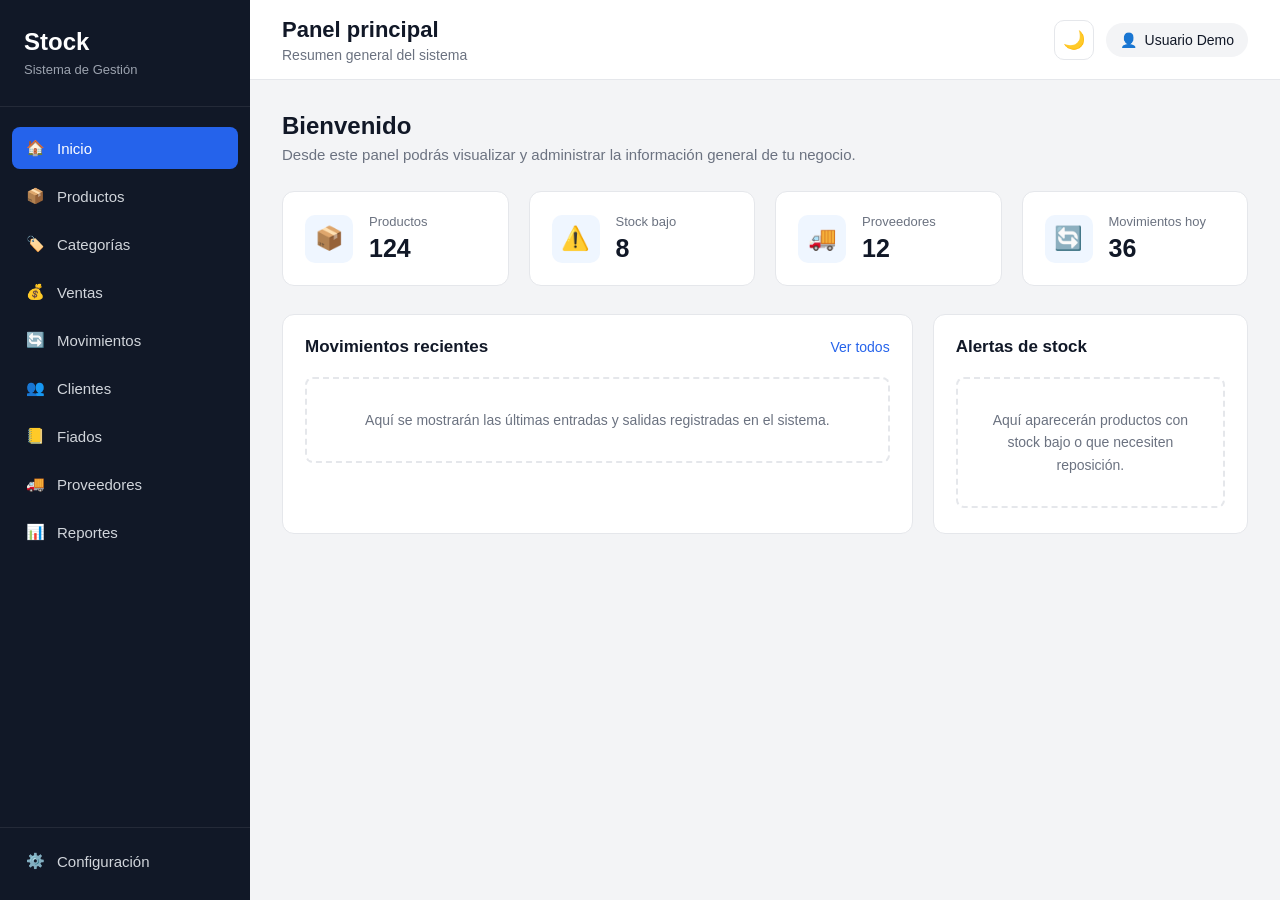
<file: index.html>
<!DOCTYPE html>
<html lang="es">
<head>
    <meta charset="UTF-8">
    <meta name="viewport" content="width=device-width, initial-scale=1.0">

    <title>Sistema de Stock | Demo</title>

    <link rel="stylesheet" href="css/styles.css">
</head>

<body>

    <div class="app">

        <!-- MENÚ LATERAL -->
        <aside class="sidebar">

            <div class="sidebar-logo">
                <h2>Stock</h2>
                <span>Sistema de Gestión</span>
            </div>

            <nav class="sidebar-menu">

                <a href="#" class="menu-item active">
                    <span>🏠</span>
                    Inicio
                </a>

                <a href="pages/productos.html" class="menu-item">
                    <span>📦</span>
                    Productos
                </a>

                <a href="pages/categorias.html" class="menu-item">
                    <span>🏷️</span>
                    Categorías
                </a>

                <a href="pages/ventas.html" class="menu-item">
                    <span>💰</span>
                    Ventas
                </a>

                <a href="pages/movimientos.html" class="menu-item">
                    <span>🔄</span>
                    Movimientos
                </a>

                <a href="pages/clientes.html" class="menu-item">
                    <span>👥</span>
                    Clientes
                </a>

                <a href="pages/fiados.html" class="menu-item">
                    <span>📒</span>
                    Fiados
                </a>

                <a href="pages/proveedores.html" class="menu-item">
                    <span>🚚</span>
                    Proveedores
                </a>

                <a href="pages/reportes.html" class="menu-item">
                    <span>📊</span>
                    Reportes
                </a>

            </nav>

            <div class="sidebar-footer">

                <a href="pages/configuracion.html" class="menu-item">
                    <span>⚙️</span>
                    Configuración
                </a>

            </div>

        </aside>


        <!-- CONTENIDO PRINCIPAL -->
        <main class="main-content">

            <!-- HEADER -->
            <header class="topbar">

                <div>
                    <h1>Panel principal</h1>
                    <p>Resumen general del sistema</p>
                </div>
                
                <div class="topbar-actions">

                <button id="theme-toggle" class="theme-toggle" title="Cambiar tema">
                    🌙
                </button>

                <div class="demo-user">
                    <span>👤</span>
                    Usuario Demo
                </div>

                </div>


            </header>


            <!-- DASHBOARD -->
            <section class="dashboard">

                <div class="welcome">
                    <h2>Bienvenido</h2>
                    <p>
                        Desde este panel podrás visualizar y administrar
                        la información general de tu negocio.
                    </p>
                </div>


                <!-- TARJETAS -->
                <div class="stats">

                    <div class="stat-card">
                        <span class="stat-icon">📦</span>

                        <div>
                            <p>Productos</p>
                            <h3>124</h3>
                        </div>
                    </div>


                    <div class="stat-card">
                        <span class="stat-icon">⚠️</span>

                        <div>
                            <p>Stock bajo</p>
                            <h3>8</h3>
                        </div>
                    </div>


                    <div class="stat-card">
                        <span class="stat-icon">🚚</span>

                        <div>
                            <p>Proveedores</p>
                            <h3>12</h3>
                        </div>
                    </div>


                    <div class="stat-card">
                        <span class="stat-icon">🔄</span>

                        <div>
                            <p>Movimientos hoy</p>
                            <h3>36</h3>
                        </div>
                    </div>

                </div>


                <!-- CONTENIDO INFERIOR -->
                <div class="dashboard-grid">

                    <div class="panel">

                        <div class="panel-header">
                            <h3>Movimientos recientes</h3>
                            <button>Ver todos</button>
                        </div>

                        <p class="placeholder">
                            Aquí se mostrarán las últimas entradas y salidas
                            registradas en el sistema.
                        </p>

                    </div>


                    <div class="panel">

                        <div class="panel-header">
                            <h3>Alertas de stock</h3>
                        </div>

                        <p class="placeholder">
                            Aquí aparecerán productos con stock bajo
                            o que necesiten reposición.
                        </p>

                    </div>

                </div>

            </section>

        </main>

    </div>

    <script src="js/app.js"></script>

</body>
</html>
</file>
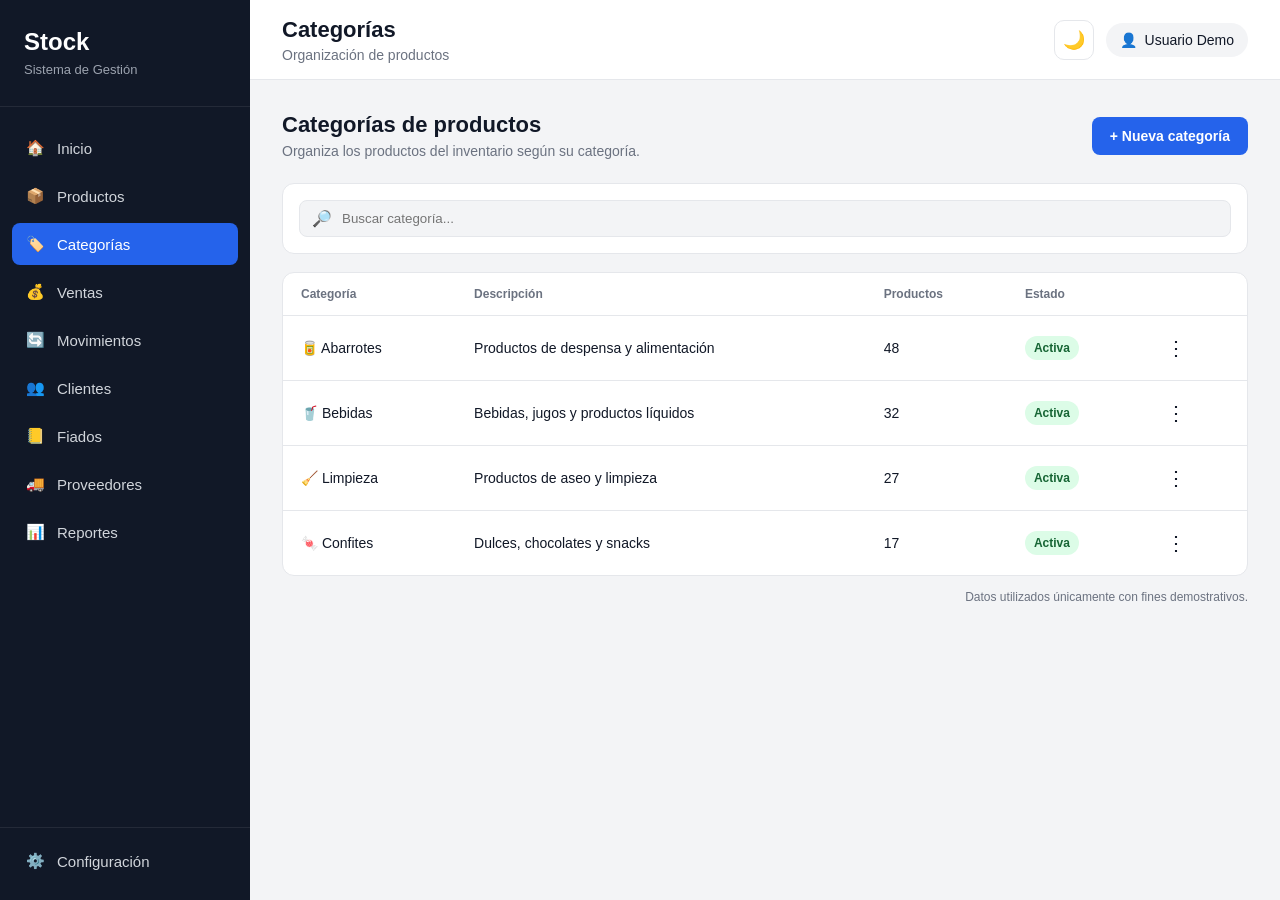
<file: pages/categorias.html>
<!DOCTYPE html>
<html lang="es">
<head>
    <meta charset="UTF-8">
    <meta name="viewport" content="width=device-width, initial-scale=1.0">

    <title>Categorías | Sistema de Stock</title>

    <link rel="stylesheet" href="../css/styles.css">
</head>

<body>

<div class="app">

    <aside class="sidebar">

        <div class="sidebar-logo">
            <h2>Stock</h2>
            <span>Sistema de Gestión</span>
        </div>

        <nav class="sidebar-menu">

            <a href="../index.html" class="menu-item">
                <span>🏠</span>
                Inicio
            </a>

            <a href="productos.html" class="menu-item">
                <span>📦</span>
                Productos
            </a>

            <a href="categorias.html" class="menu-item active">
                <span>🏷️</span>
                Categorías
            </a>

            <a href="ventas.html" class="menu-item">
                <span>💰</span>
                Ventas
            </a>

            <a href="movimientos.html" class="menu-item">
                <span>🔄</span>
                Movimientos
            </a>

            <a href="clientes.html" class="menu-item">
                <span>👥</span>
                Clientes
            </a>

            <a href="fiados.html" class="menu-item">
                <span>📒</span>
                Fiados
            </a>

            <a href="proveedores.html" class="menu-item">
                <span>🚚</span>
                Proveedores
            </a>

            <a href="reportes.html" class="menu-item">
                <span>📊</span>
                Reportes
            </a>

        </nav>

        <div class="sidebar-footer">

            <a href="configuracion.html" class="menu-item">
                <span>⚙️</span>
                Configuración
            </a>

        </div>

    </aside>


    <main class="main-content">

        <header class="topbar">

            <div>
                <h1>Categorías</h1>
                <p>Organización de productos</p>
            </div>

            <div class="topbar-actions">

                <button id="theme-toggle"
                        class="theme-toggle"
                        title="Cambiar tema">
                    🌙
                </button>

                <div class="demo-user">
                    <span>👤</span>
                    Usuario Demo
                </div>

            </div>

        </header>


        <section class="page-content">

            <div class="page-header">

                <div>
                    <h2>Categorías de productos</h2>
                    <p>
                        Organiza los productos del inventario
                        según su categoría.
                    </p>
                </div>

                <button class="primary-button">
                    + Nueva categoría
                </button>

            </div>


            <div class="toolbar">

                <div class="search-box">
                    <span>🔎</span>

                    <input
                        type="text"
                        placeholder="Buscar categoría..."
                    >
                </div>

            </div>


            <div class="table-container">

                <table class="data-table">

                    <thead>
                        <tr>
                            <th>Categoría</th>
                            <th>Descripción</th>
                            <th>Productos</th>
                            <th>Estado</th>
                            <th></th>
                        </tr>
                    </thead>

                    <tbody>

                        <tr>
                            <td>🥫 Abarrotes</td>
                            <td>Productos de despensa y alimentación</td>
                            <td>48</td>

                            <td>
                                <span class="status normal">
                                    Activa
                                </span>
                            </td>

                            <td>
                                <button class="table-action">⋮</button>
                            </td>
                        </tr>


                        <tr>
                            <td>🥤 Bebidas</td>
                            <td>Bebidas, jugos y productos líquidos</td>
                            <td>32</td>

                            <td>
                                <span class="status normal">
                                    Activa
                                </span>
                            </td>

                            <td>
                                <button class="table-action">⋮</button>
                            </td>
                        </tr>


                        <tr>
                            <td>🧹 Limpieza</td>
                            <td>Productos de aseo y limpieza</td>
                            <td>27</td>

                            <td>
                                <span class="status normal">
                                    Activa
                                </span>
                            </td>

                            <td>
                                <button class="table-action">⋮</button>
                            </td>
                        </tr>


                        <tr>
                            <td>🍬 Confites</td>
                            <td>Dulces, chocolates y snacks</td>
                            <td>17</td>

                            <td>
                                <span class="status normal">
                                    Activa
                                </span>
                            </td>

                            <td>
                                <button class="table-action">⋮</button>
                            </td>
                        </tr>

                    </tbody>

                </table>

            </div>


            <p class="demo-note">
                Datos utilizados únicamente con fines demostrativos.
            </p>

        </section>

    </main>

</div>

<script src="../js/app.js"></script>

</body>
</html>
</file>
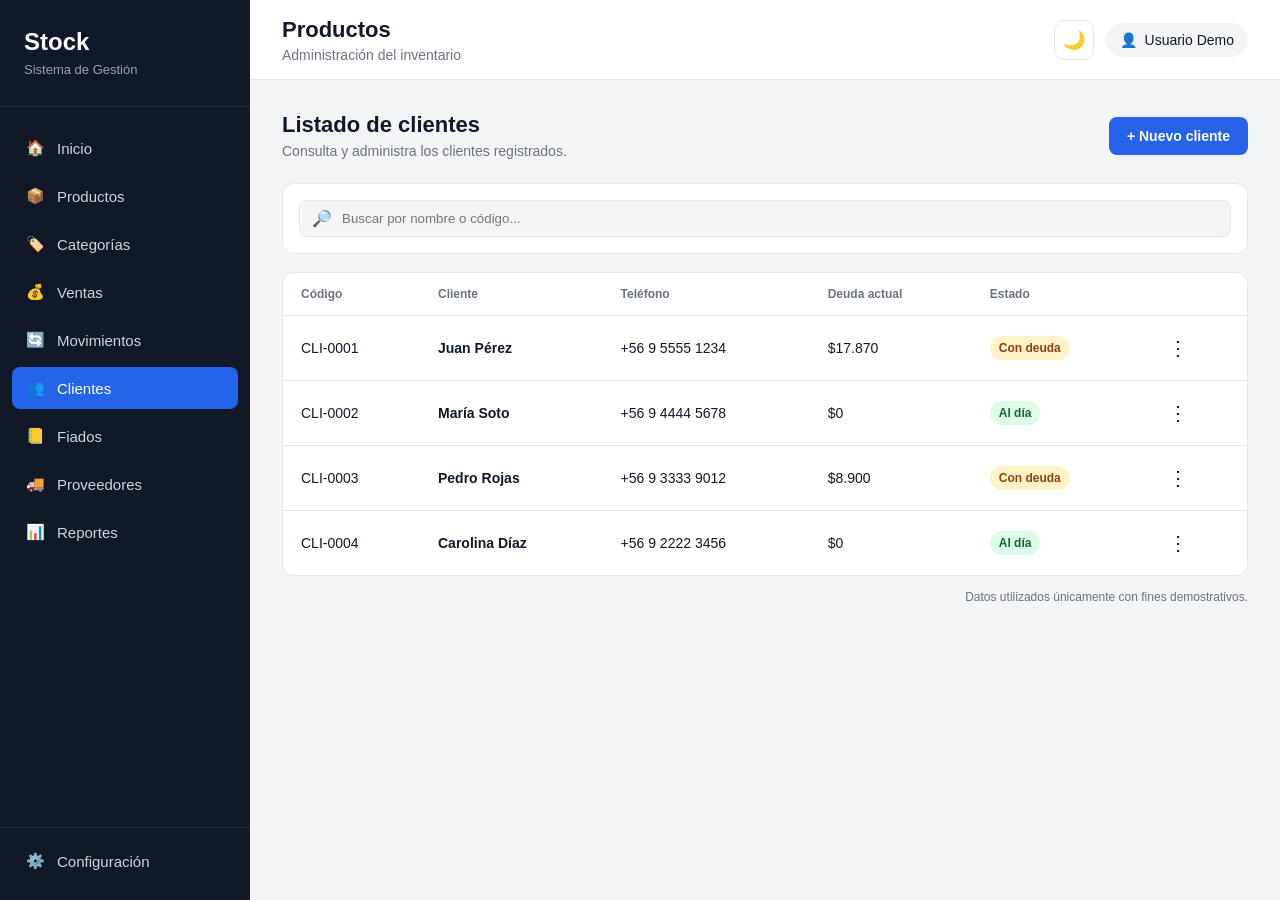
<file: pages/clientes.html>
<!DOCTYPE html>
<html lang="es">
<head>
    <meta charset="UTF-8">
    <meta name="viewport" content="width=device-width, initial-scale=1.0">

    <title>Clientes | Sistema de Stock</title>

    <link rel="stylesheet" href="../css/styles.css">
</head>

<body>

<div class="app">

    <aside class="sidebar">

        <div class="sidebar-logo">
            <h2>Stock</h2>
            <span>Sistema de Gestión</span>
        </div>

        <nav class="sidebar-menu">

            <a href="../index.html" class="menu-item">
                <span>🏠</span>
                Inicio
            </a>

            <a href="productos.html" class="menu-item">
                <span>📦</span>
                Productos
            </a>

            <a href="categorias.html" class="menu-item">
                <span>🏷️</span>
                Categorías
            </a>

            <a href="ventas.html" class="menu-item">
                <span>💰</span>
                Ventas
            </a>

            <a href="movimientos.html" class="menu-item">
                <span>🔄</span>
                Movimientos
            </a>

            <a href="clientes.html" class="menu-item active">
                <span>👥</span>
                Clientes
            </a>

            <a href="fiados.html" class="menu-item">
                <span>📒</span>
                Fiados
            </a>

            <a href="proveedores.html" class="menu-item">
                <span>🚚</span>
                Proveedores
            </a>

            <a href="reportes.html" class="menu-item">
                <span>📊</span>
                Reportes
            </a>

        </nav>

        <div class="sidebar-footer">

            <a href="configuracion.html" class="menu-item">
                <span>⚙️</span>
                Configuración
            </a>

        </div>

    </aside>


    <main class="main-content">

        <header class="topbar">

            <div>
                <h1>Productos</h1>
                <p>Administración del inventario</p>
            </div>

            <div class="topbar-actions">

                <button id="theme-toggle"
                        class="theme-toggle"
                        title="Cambiar tema">
                    🌙
                </button>

                <div class="demo-user">
                    <span>👤</span>
                    Usuario Demo
                </div>

            </div>

        </header>


        <section class="page-content">

            <div class="page-header">

                <div>
                    <h2>Listado de clientes</h2>
                    <p>
                        Consulta y administra los clientes registrados.
                    </p>
                </div>

                <button class="primary-button">
                    + Nuevo cliente
                </button>

            </div>


            <!-- BÚSQUEDA -->

            <div class="toolbar">

                <div class="search-box">

                    <span>🔎</span>

                    <input
                        type="text"
                        placeholder="Buscar por nombre o código..."
                    >

                </div>

            </div>


            <!-- TABLA -->

            <div class="table-container">

                <table class="data-table">

                    <thead>

                        <tr>
                            <th>Código</th>
                            <th>Cliente</th>
                            <th>Teléfono</th>
                            <th>Deuda actual</th>
                            <th>Estado</th>
                            <th></th>
                        </tr>

                    </thead>


                    <tbody>

                        <tr>

                            <td>CLI-0001</td>

                            <td>
                                <strong>Juan Pérez</strong>
                            </td>

                            <td>+56 9 5555 1234</td>

                            <td>$17.870</td>

                            <td>
                                <span class="status warning">
                                    Con deuda
                                </span>
                            </td>

                            <td>
                                <button class="table-action">⋮</button>
                            </td>

                        </tr>


                        <tr>

                            <td>CLI-0002</td>

                            <td>
                                <strong>María Soto</strong>
                            </td>

                            <td>+56 9 4444 5678</td>

                            <td>$0</td>

                            <td>
                                <span class="status normal">
                                    Al día
                                </span>
                            </td>

                            <td>
                                <button class="table-action">⋮</button>
                            </td>

                        </tr>


                        <tr>

                            <td>CLI-0003</td>

                            <td>
                                <strong>Pedro Rojas</strong>
                            </td>

                            <td>+56 9 3333 9012</td>

                            <td>$8.900</td>

                            <td>
                                <span class="status warning">
                                    Con deuda
                                </span>
                            </td>

                            <td>
                                <button class="table-action">⋮</button>
                            </td>

                        </tr>


                        <tr>

                            <td>CLI-0004</td>

                            <td>
                                <strong>Carolina Díaz</strong>
                            </td>

                            <td>+56 9 2222 3456</td>

                            <td>$0</td>

                            <td>
                                <span class="status normal">
                                    Al día
                                </span>
                            </td>

                            <td>
                                <button class="table-action">⋮</button>
                            </td>

                        </tr>

                    </tbody>

                </table>

            </div>


            <p class="demo-note">
                Datos utilizados únicamente con fines demostrativos.
            </p>

        </section>

    </main>

</div>

<script src="../js/app.js"></script>

</body>
</html>
</file>
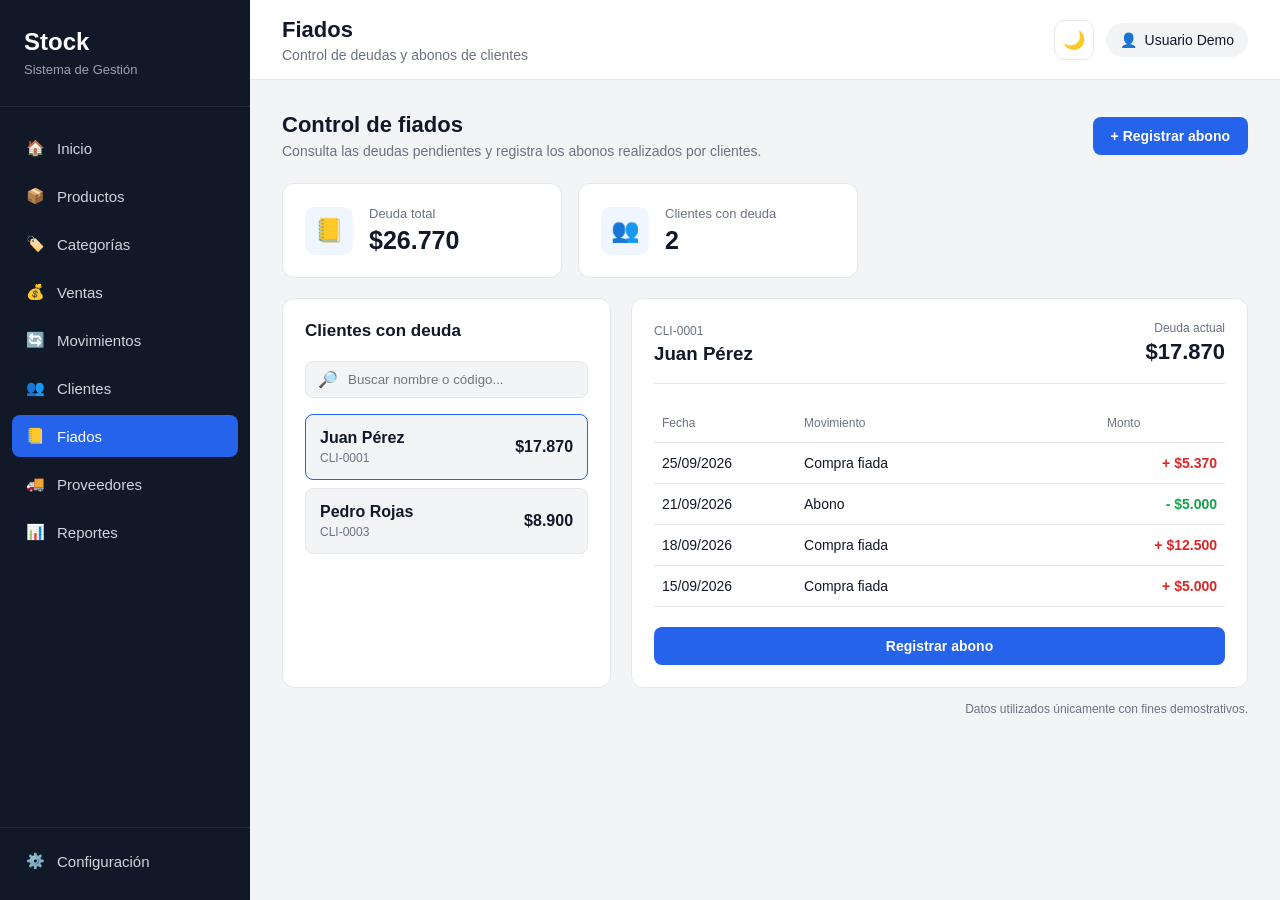
<file: pages/fiados.html>
<!DOCTYPE html>
<html lang="es">
<head>
    <meta charset="UTF-8">
    <meta name="viewport" content="width=device-width, initial-scale=1.0">

    <title>Fiados | Sistema de Stock</title>

    <link rel="stylesheet" href="../css/styles.css">
</head>

<body>

<div class="app">

    <aside class="sidebar">

        <div class="sidebar-logo">
            <h2>Stock</h2>
            <span>Sistema de Gestión</span>
        </div>

        <nav class="sidebar-menu">

            <a href="../index.html" class="menu-item">
                <span>🏠</span>
                Inicio
            </a>

            <a href="productos.html" class="menu-item">
                <span>📦</span>
                Productos
            </a>

            <a href="categorias.html" class="menu-item">
                <span>🏷️</span>
                Categorías
            </a>

            <a href="ventas.html" class="menu-item">
                <span>💰</span>
                Ventas
            </a>

            <a href="movimientos.html" class="menu-item">
                <span>🔄</span>
                Movimientos
            </a>

            <a href="clientes.html" class="menu-item">
                <span>👥</span>
                Clientes
            </a>
            
            <a href="fiados.html" class="menu-item active">
                <span>📒</span>
                Fiados
            </a>

            <a href="proveedores.html" class="menu-item">
                <span>🚚</span>
                Proveedores
            </a>

            <a href="reportes.html" class="menu-item">
                <span>📊</span>
                Reportes
            </a>

        </nav>

        <div class="sidebar-footer">

            <a href="configuracion.html" class="menu-item">
                <span>⚙️</span>
                Configuración
            </a>

        </div>

    </aside>


    <main class="main-content">

        <header class="topbar">

        <div>
            <h1>Fiados</h1>
            <p>Control de deudas y abonos de clientes</p>
        </div>

            <div class="topbar-actions">

                <button id="theme-toggle"
                        class="theme-toggle"
                        title="Cambiar tema">
                    🌙
                </button>

                <div class="demo-user">
                    <span>👤</span>
                    Usuario Demo
                </div>

            </div>

        </header>


        <section class="page-content">

            <div class="page-header">

                <div>
                    <h2>Control de fiados</h2>
                    <p>
                        Consulta las deudas pendientes y registra
                        los abonos realizados por clientes.
                    </p>
                </div>

                <button class="primary-button">
                    + Registrar abono
                </button>

            </div>


            <div class="debt-summary">

                <div class="stat-card">
                    <span class="stat-icon">📒</span>

                    <div>
                        <p>Deuda total</p>
                        <h3>$26.770</h3>
                    </div>
                </div>


                <div class="stat-card">
                    <span class="stat-icon">👥</span>

                    <div>
                        <p>Clientes con deuda</p>
                        <h3>2</h3>
                    </div>
                </div>

            </div>


            <div class="fiado-layout">


                <!-- CLIENTES CON DEUDA -->

                <div class="panel">

                    <div class="panel-header">
                        <h3>Clientes con deuda</h3>
                    </div>


                    <div class="search-box fiado-search">

                        <span>🔎</span>

                        <input
                            type="text"
                            placeholder="Buscar nombre o código..."
                        >

                    </div>


                    <div class="debt-client active-client">

                        <div>
                            <strong>Juan Pérez</strong>
                            <span>CLI-0001</span>
                        </div>

                        <strong>$17.870</strong>

                    </div>


                    <div class="debt-client">

                        <div>
                            <strong>Pedro Rojas</strong>
                            <span>CLI-0003</span>
                        </div>

                        <strong>$8.900</strong>

                    </div>

                </div>


                <!-- DETALLE -->

                <div class="panel">

                    <div class="client-debt-header">

                        <div>
                            <span class="client-code">
                                CLI-0001
                            </span>

                            <h3>Juan Pérez</h3>
                        </div>


                        <div class="current-debt">

                            <span>Deuda actual</span>

                            <strong>$17.870</strong>

                        </div>

                    </div>


                    <div class="debt-history">

                        <div class="history-header">

                            <span>Fecha</span>
                            <span>Movimiento</span>
                            <span>Monto</span>

                        </div>


                        <div class="history-row">

                            <span>25/09/2026</span>

                            <span>
                                Compra fiada
                            </span>

                            <strong class="debt-add">
                                + $5.370
                            </strong>

                        </div>


                        <div class="history-row">

                            <span>21/09/2026</span>

                            <span>
                                Abono
                            </span>

                            <strong class="debt-payment">
                                - $5.000
                            </strong>

                        </div>


                        <div class="history-row">

                            <span>18/09/2026</span>

                            <span>
                                Compra fiada
                            </span>

                            <strong class="debt-add">
                                + $12.500
                            </strong>

                        </div>


                        <div class="history-row">

                            <span>15/09/2026</span>

                            <span>
                                Compra fiada
                            </span>

                            <strong class="debt-add">
                                + $5.000
                            </strong>

                        </div>

                    </div>


                    <button class="primary-button debt-button">
                        Registrar abono
                    </button>

                </div>

            </div>


            <p class="demo-note">
                Datos utilizados únicamente con fines demostrativos.
            </p>

        </section>

    </main>

</div>

<script src="../js/app.js"></script>

</body>
</html>
</file>
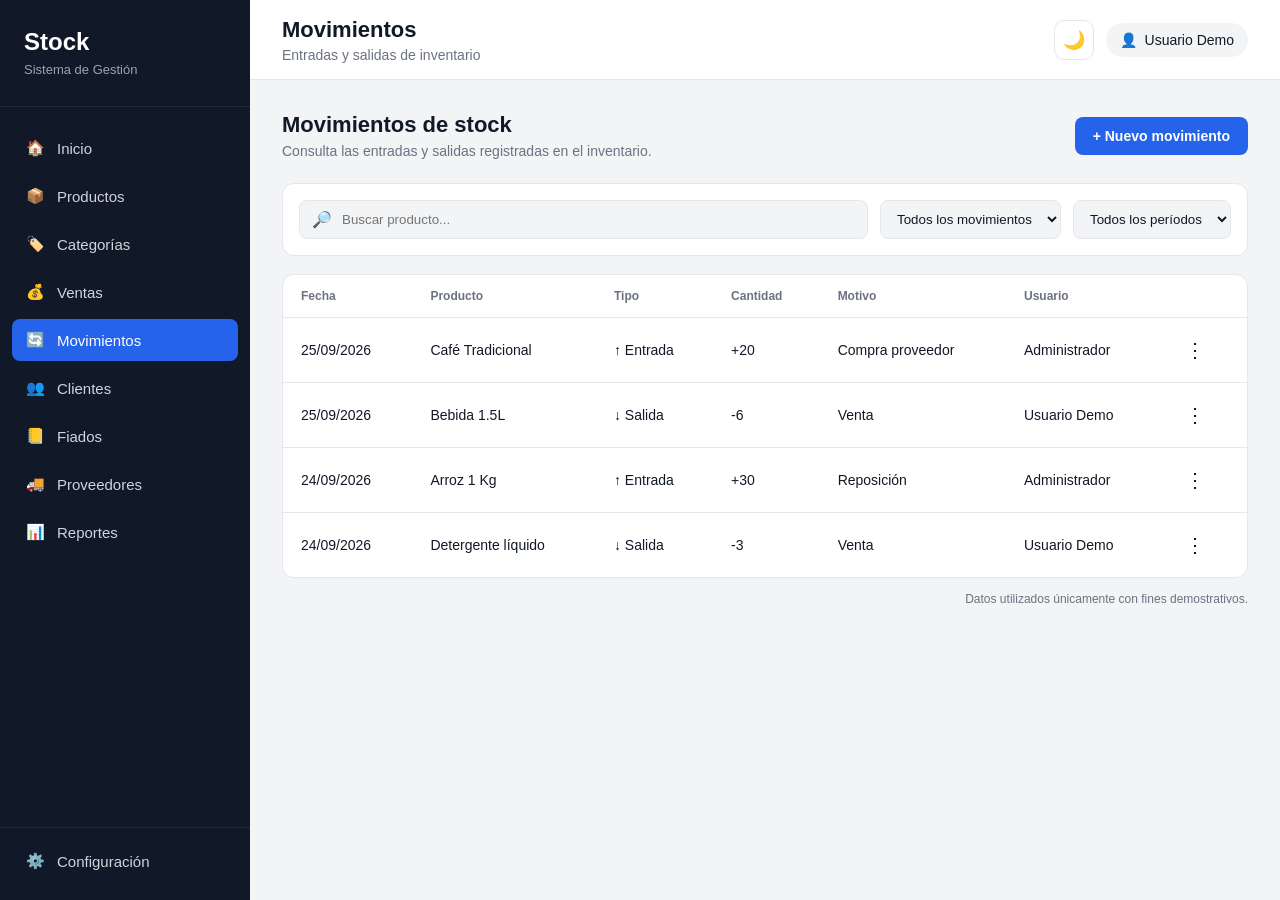
<file: pages/movimientos.html>
<!DOCTYPE html>
<html lang="es">
<head>
    <meta charset="UTF-8">
    <meta name="viewport" content="width=device-width, initial-scale=1.0">

    <title>Movimientos | Sistema de Stock</title>

    <link rel="stylesheet" href="../css/styles.css">
</head>

<body>

<div class="app">

    <aside class="sidebar">

        <div class="sidebar-logo">
            <h2>Stock</h2>
            <span>Sistema de Gestión</span>
        </div>

        <nav class="sidebar-menu">

            <a href="../index.html" class="menu-item">
                <span>🏠</span>
                Inicio
            </a>

            <a href="productos.html" class="menu-item">
                <span>📦</span>
                Productos
            </a>

            <a href="categorias.html" class="menu-item">
                <span>🏷️</span>
                Categorías
            </a>

            <a href="ventas.html" class="menu-item">
                <span>💰</span>
                Ventas
            </a>

            <a href="movimientos.html" class="menu-item active">
                <span>🔄</span>
                Movimientos
            </a>

            <a href="clientes.html" class="menu-item">
                <span>👥</span>
                Clientes
            </a>

            <a href="fiados.html" class="menu-item">
                <span>📒</span>
                Fiados
            </a>
            
            <a href="proveedores.html" class="menu-item">
                <span>🚚</span>
                Proveedores
            </a>

            <a href="reportes.html" class="menu-item">
                <span>📊</span>
                Reportes
            </a>

        </nav>

        <div class="sidebar-footer">

            <a href="configuracion.html" class="menu-item">
                <span>⚙️</span>
                Configuración
            </a>

        </div>

    </aside>


    <main class="main-content">

        <header class="topbar">

            <div>
                <h1>Movimientos</h1>
                <p>Entradas y salidas de inventario</p>
            </div>
                       

            <div class="topbar-actions">

                <button id="theme-toggle"
                        class="theme-toggle"
                        title="Cambiar tema">
                    🌙
                </button>

                <div class="demo-user">
                    <span>👤</span>
                    Usuario Demo
                </div>

            </div>

        </header>

        <section class="page-content">

            <div class="page-header">

                <div>
                    <h2>Movimientos de stock</h2>
                    <p>
                        Consulta las entradas y salidas registradas
                        en el inventario.
                    </p>
                </div>

                <button class="primary-button">
                    + Nuevo movimiento
                </button>

            </div>


            <!-- FILTROS -->

            <div class="toolbar">

                <div class="search-box">
                    <span>🔎</span>

                    <input
                        type="text"
                        placeholder="Buscar producto..."
                    >
                </div>

                <select>
                    <option>Todos los movimientos</option>
                    <option>Entradas</option>
                    <option>Salidas</option>
                </select>

                <select>
                    <option>Todos los períodos</option>
                    <option>Hoy</option>
                    <option>Esta semana</option>
                    <option>Este mes</option>
                </select>

            </div>


            <!-- TABLA -->

            <div class="table-container">

                <table class="data-table">

                    <thead>
                        <tr>
                            <th>Fecha</th>
                            <th>Producto</th>
                            <th>Tipo</th>
                            <th>Cantidad</th>
                            <th>Motivo</th>
                            <th>Usuario</th>
                            <th></th>
                        </tr>
                    </thead>

                    <tbody>

                        <tr>
                            <td>25/09/2026</td>
                            <td>Café Tradicional</td>

                            <td>
                                <span class="movement entrada">
                                    ↑ Entrada
                                </span>
                            </td>

                            <td>+20</td>

                            <td>Compra proveedor</td>

                            <td>Administrador</td>

                            <td>
                                <button class="table-action">⋮</button>
                            </td>
                        </tr>


                        <tr>
                            <td>25/09/2026</td>
                            <td>Bebida 1.5L</td>

                            <td>
                                <span class="movement salida">
                                    ↓ Salida
                                </span>
                            </td>

                            <td>-6</td>

                            <td>Venta</td>

                            <td>Usuario Demo</td>

                            <td>
                                <button class="table-action">⋮</button>
                            </td>
                        </tr>


                        <tr>
                            <td>24/09/2026</td>
                            <td>Arroz 1 Kg</td>

                            <td>
                                <span class="movement entrada">
                                    ↑ Entrada
                                </span>
                            </td>

                            <td>+30</td>

                            <td>Reposición</td>

                            <td>Administrador</td>

                            <td>
                                <button class="table-action">⋮</button>
                            </td>
                        </tr>


                        <tr>
                            <td>24/09/2026</td>
                            <td>Detergente líquido</td>

                            <td>
                                <span class="movement salida">
                                    ↓ Salida
                                </span>
                            </td>

                            <td>-3</td>

                            <td>Venta</td>

                            <td>Usuario Demo</td>

                            <td>
                                <button class="table-action">⋮</button>
                            </td>
                        </tr>

                    </tbody>

                </table>

            </div>


            <p class="demo-note">
                Datos utilizados únicamente con fines demostrativos.
            </p>

        </section>

    </main>

</div>

<script src="../js/app.js"></script>

</body>
</html>
</file>
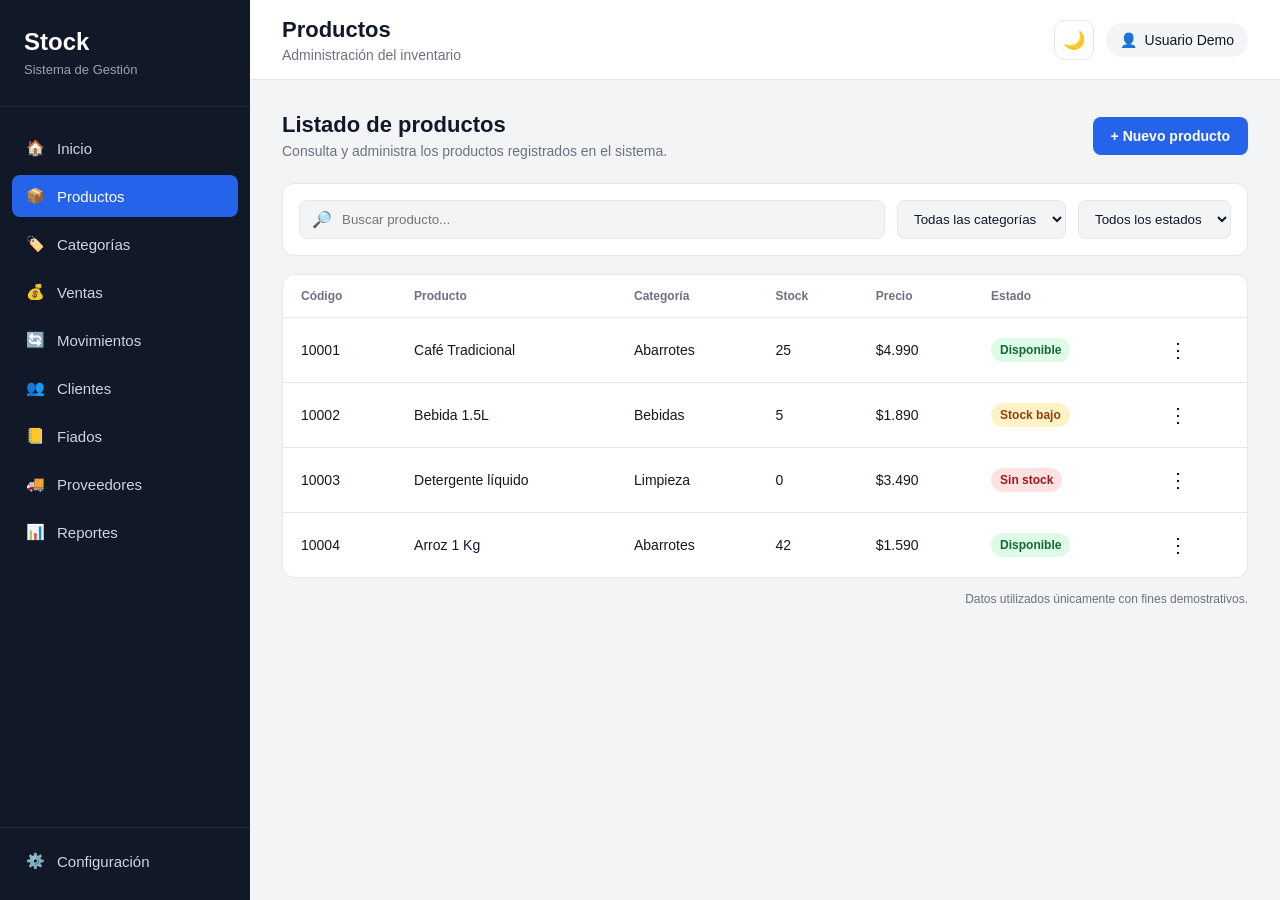
<file: pages/productos.html>
<!DOCTYPE html>
<html lang="es">
<head>
    <meta charset="UTF-8">
    <meta name="viewport" content="width=device-width, initial-scale=1.0">

    <title>Productos | Sistema de Stock</title>

    <link rel="stylesheet" href="../css/styles.css">
</head>

<body>

<div class="app">

    <aside class="sidebar">

        <div class="sidebar-logo">
            <h2>Stock</h2>
            <span>Sistema de Gestión</span>
        </div>

        <nav class="sidebar-menu">

            <a href="../index.html" class="menu-item">
                <span>🏠</span>
                Inicio
            </a>

            <a href="productos.html" class="menu-item active">
                <span>📦</span>
                Productos
            </a>

            <a href="categorias.html" class="menu-item">
                <span>🏷️</span>
                Categorías
            </a>

            <a href="ventas.html" class="menu-item">
                <span>💰</span>
                Ventas
            </a>

            <a href="movimientos.html" class="menu-item">
                <span>🔄</span>
                Movimientos
            </a>

            <a href="clientes.html" class="menu-item">
                <span>👥</span>
                Clientes
            </a> 

            <a href="fiados.html" class="menu-item">
                <span>📒</span>
                Fiados
            </a>
            
            <a href="proveedores.html" class="menu-item">
                <span>🚚</span>
                Proveedores
            </a>

            <a href="reportes.html" class="menu-item">
                <span>📊</span>
                Reportes
            </a>

        </nav>

        <div class="sidebar-footer">

            <a href="configuracion.html" class="menu-item">
                <span>⚙️</span>
                Configuración
            </a>

        </div>

    </aside>


    <main class="main-content">

        <header class="topbar">

            <div>
                <h1>Productos</h1>
                <p>Administración del inventario</p>
            </div>

            <div class="topbar-actions">

                <button id="theme-toggle"
                        class="theme-toggle"
                        title="Cambiar tema">
                    🌙
                </button>

                <div class="demo-user">
                    <span>👤</span>
                    Usuario Demo
                </div>

            </div>

        </header>


        <section class="page-content">

            <div class="page-header">

                <div>
                    <h2>Listado de productos</h2>

                    <p>
                        Consulta y administra los productos
                        registrados en el sistema.
                    </p>
                </div>

                <button class="primary-button">
                    + Nuevo producto
                </button>

            </div>


            <!-- BUSCADOR Y FILTROS -->

            <div class="toolbar">

                <div class="search-box">

                    <span>🔎</span>

                    <input
                        type="text"
                        placeholder="Buscar producto..."
                    >

                </div>

                <select>
                    <option>Todas las categorías</option>
                    <option>Bebidas</option>
                    <option>Abarrotes</option>
                    <option>Limpieza</option>
                </select>

                <select>
                    <option>Todos los estados</option>
                    <option>Stock normal</option>
                    <option>Stock bajo</option>
                    <option>Sin stock</option>
                </select>

            </div>


            <!-- TABLA -->

            <div class="table-container">

                <table class="data-table">

                    <thead>

                        <tr>
                            <th>Código</th>
                            <th>Producto</th>
                            <th>Categoría</th>
                            <th>Stock</th>
                            <th>Precio</th>
                            <th>Estado</th>
                            <th></th>
                        </tr>

                    </thead>

                    <tbody>

                        <tr>
                            <td>10001</td>
                            <td>Café Tradicional</td>
                            <td>Abarrotes</td>
                            <td>25</td>
                            <td>$4.990</td>

                            <td>
                                <span class="status normal">
                                    Disponible
                                </span>
                            </td>

                            <td>
                                <button class="table-action">
                                    ⋮
                                </button>
                            </td>
                        </tr>


                        <tr>
                            <td>10002</td>
                            <td>Bebida 1.5L</td>
                            <td>Bebidas</td>
                            <td>5</td>
                            <td>$1.890</td>

                            <td>
                                <span class="status warning">
                                    Stock bajo
                                </span>
                            </td>

                            <td>
                                <button class="table-action">
                                    ⋮
                                </button>
                            </td>
                        </tr>


                        <tr>
                            <td>10003</td>
                            <td>Detergente líquido</td>
                            <td>Limpieza</td>
                            <td>0</td>
                            <td>$3.490</td>

                            <td>
                                <span class="status danger">
                                    Sin stock
                                </span>
                            </td>

                            <td>
                                <button class="table-action">
                                    ⋮
                                </button>
                            </td>
                        </tr>


                        <tr>
                            <td>10004</td>
                            <td>Arroz 1 Kg</td>
                            <td>Abarrotes</td>
                            <td>42</td>
                            <td>$1.590</td>

                            <td>
                                <span class="status normal">
                                    Disponible
                                </span>
                            </td>

                            <td>
                                <button class="table-action">
                                    ⋮
                                </button>
                            </td>
                        </tr>

                    </tbody>

                </table>

            </div>

            <p class="demo-note">
                Datos utilizados únicamente con fines demostrativos.
            </p>

        </section>

    </main>

</div>

<script src="../js/app.js"></script>

</body>
</html>
</file>
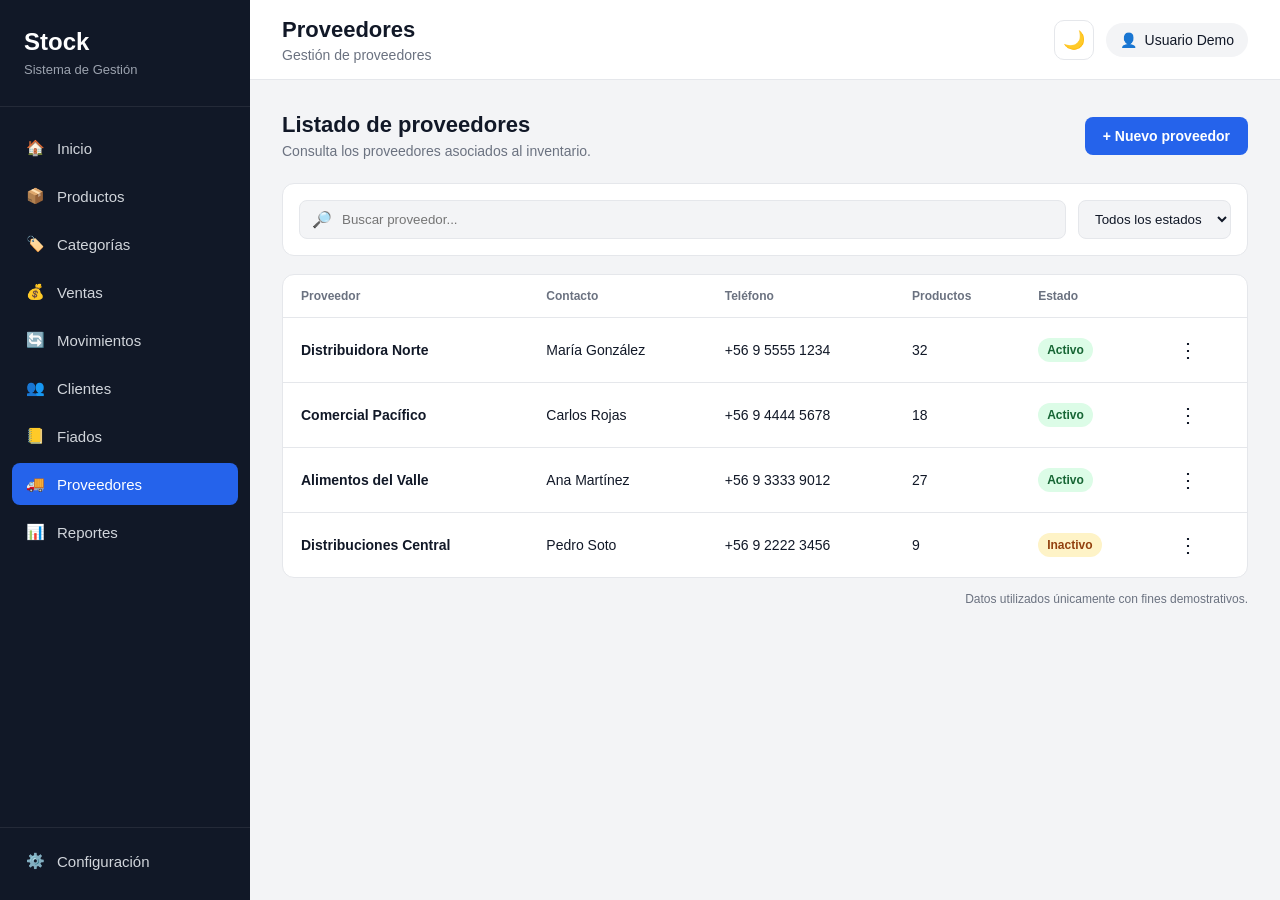
<file: pages/proveedores.html>
<!DOCTYPE html>
<html lang="es">
<head>
    <meta charset="UTF-8">
    <meta name="viewport" content="width=device-width, initial-scale=1.0">

    <title>Proveedores | Sistema de Stock</title>

    <link rel="stylesheet" href="../css/styles.css">
</head>

<body>

<div class="app">

    <aside class="sidebar">

        <div class="sidebar-logo">
            <h2>Stock</h2>
            <span>Sistema de Gestión</span>
        </div>

        <nav class="sidebar-menu">

            <a href="../index.html" class="menu-item">
                <span>🏠</span>
                Inicio
            </a>

            <a href="productos.html" class="menu-item">
                <span>📦</span>
                Productos
            </a>

            <a href="categorias.html" class="menu-item">
                <span>🏷️</span>
                Categorías
            </a>

            <a href="ventas.html" class="menu-item">
                <span>💰</span>
                Ventas
            </a>

            <a href="movimientos.html" class="menu-item">
                <span>🔄</span>
                Movimientos
            </a>

            <a href="clientes.html" class="menu-item">
                <span>👥</span>
                Clientes
            </a>

            <a href="fiados.html" class="menu-item">
                <span>📒</span>
                Fiados
            </a>
            
            <a href="proveedores.html" class="menu-item active">
                <span>🚚</span>
                Proveedores
            </a>

            <a href="reportes.html" class="menu-item">
                <span>📊</span>
                Reportes
            </a>

        </nav>

        <div class="sidebar-footer">

            <a href="configuracion.html" class="menu-item">
                <span>⚙️</span>
                Configuración
            </a>

        </div>

    </aside>


    <main class="main-content">

        <header class="topbar">

            
            <div>
                <h1>Proveedores</h1>
                <p>Gestión de proveedores</p>
            </div>

            <div class="topbar-actions">

                <button id="theme-toggle"
                        class="theme-toggle"
                        title="Cambiar tema">
                    🌙
                </button>

                <div class="demo-user">
                    <span>👤</span>
                    Usuario Demo
                </div>

            </div>

        </header>


        <section class="page-content">

            <div class="page-header">

                <div>
                    <h2>Listado de proveedores</h2>
                    <p>
                        Consulta los proveedores asociados
                        al inventario.
                    </p>
                </div>

                <button class="primary-button">
                    + Nuevo proveedor
                </button>

            </div>


            <!-- BÚSQUEDA -->

            <div class="toolbar">

                <div class="search-box">
                    <span>🔎</span>

                    <input
                        type="text"
                        placeholder="Buscar proveedor..."
                    >
                </div>

                <select>
                    <option>Todos los estados</option>
                    <option>Activos</option>
                    <option>Inactivos</option>
                </select>

            </div>


            <!-- TABLA -->

            <div class="table-container">

                <table class="data-table">

                    <thead>
                        <tr>
                            <th>Proveedor</th>
                            <th>Contacto</th>
                            <th>Teléfono</th>
                            <th>Productos</th>
                            <th>Estado</th>
                            <th></th>
                        </tr>
                    </thead>

                    <tbody>

                        <tr>
                            <td>
                                <strong>Distribuidora Norte</strong>
                            </td>

                            <td>María González</td>

                            <td>+56 9 5555 1234</td>

                            <td>32</td>

                            <td>
                                <span class="status normal">
                                    Activo
                                </span>
                            </td>

                            <td>
                                <button class="table-action">⋮</button>
                            </td>
                        </tr>


                        <tr>
                            <td>
                                <strong>Comercial Pacífico</strong>
                            </td>

                            <td>Carlos Rojas</td>

                            <td>+56 9 4444 5678</td>

                            <td>18</td>

                            <td>
                                <span class="status normal">
                                    Activo
                                </span>
                            </td>

                            <td>
                                <button class="table-action">⋮</button>
                            </td>
                        </tr>


                        <tr>
                            <td>
                                <strong>Alimentos del Valle</strong>
                            </td>

                            <td>Ana Martínez</td>

                            <td>+56 9 3333 9012</td>

                            <td>27</td>

                            <td>
                                <span class="status normal">
                                    Activo
                                </span>
                            </td>

                            <td>
                                <button class="table-action">⋮</button>
                            </td>
                        </tr>


                        <tr>
                            <td>
                                <strong>Distribuciones Central</strong>
                            </td>

                            <td>Pedro Soto</td>

                            <td>+56 9 2222 3456</td>

                            <td>9</td>

                            <td>
                                <span class="status warning">
                                    Inactivo
                                </span>
                            </td>

                            <td>
                                <button class="table-action">⋮</button>
                            </td>
                        </tr>

                    </tbody>

                </table>

            </div>


            <p class="demo-note">
                Datos utilizados únicamente con fines demostrativos.
            </p>

        </section>

    </main>

</div>

<script src="../js/app.js"></script>

</body>
</html>
</file>
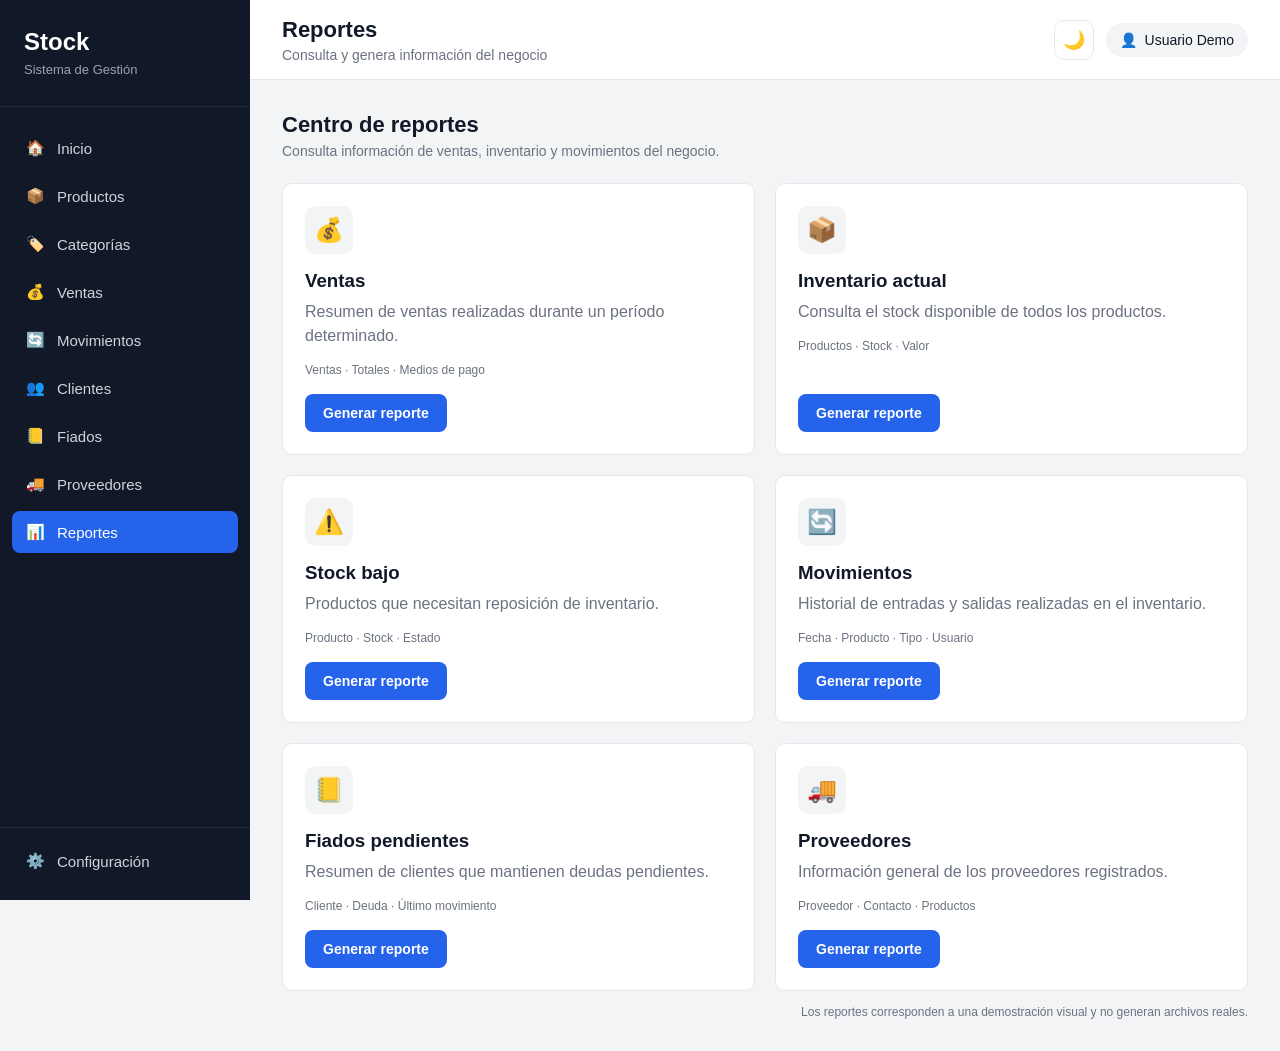
<file: pages/reportes.html>
<!DOCTYPE html>
<html lang="es">
<head>
    <meta charset="UTF-8">
    <meta name="viewport" content="width=device-width, initial-scale=1.0">

    <title>Reportes | Sistema de Stock</title>

    <link rel="stylesheet" href="../css/styles.css">
</head>

<body>

<div class="app">

    <aside class="sidebar">

        <div class="sidebar-logo">
            <h2>Stock</h2>
            <span>Sistema de Gestión</span>
        </div>

        <nav class="sidebar-menu">

            <a href="../index.html" class="menu-item">
                <span>🏠</span>
                Inicio
            </a>

            <a href="productos.html" class="menu-item">
                <span>📦</span>
                Productos
            </a>

            <a href="categorias.html" class="menu-item">
                <span>🏷️</span>
                Categorías
            </a>

            <a href="ventas.html" class="menu-item">
                <span>💰</span>
                Ventas
            </a>

            <a href="movimientos.html" class="menu-item">
                <span>🔄</span>
                Movimientos
            </a>

            <a href="clientes.html" class="menu-item">
                <span>👥</span>
                Clientes
            </a>

            <a href="fiados.html" class="menu-item">
                <span>📒</span>
                Fiados
            </a>

            <a href="proveedores.html" class="menu-item">
                <span>🚚</span>
                Proveedores
            </a>

            <a href="reportes.html" class="menu-item active">
                <span>📊</span>
                Reportes
            </a>

        </nav>

        <div class="sidebar-footer">

            <a href="configuracion.html" class="menu-item">
                <span>⚙️</span>
                Configuración
            </a>

        </div>

    </aside>


    <main class="main-content">

        <header class="topbar">

            <div>
                <h1>Reportes</h1>
                <p>Consulta y genera información del negocio</p>
            </div>

            <div class="topbar-actions">

                <button id="theme-toggle"
                        class="theme-toggle"
                        title="Cambiar tema">
                    🌙
                </button>

                <div class="demo-user">
                    <span>👤</span>
                    Usuario Demo
                </div>

            </div>

        </header>


        <section class="page-content">

            <div class="page-header">

                <div>
                    <h2>Centro de reportes</h2>
                    <p>
                        Consulta información de ventas,
                        inventario y movimientos del negocio.
                    </p>
                </div>

            </div>


            <div class="reports-grid">

                <div class="report-card">

                    <div class="report-icon">💰</div>

                    <div class="report-info">
                        <h3>Ventas</h3>

                        <p>
                            Resumen de ventas realizadas
                            durante un período determinado.
                        </p>

                        <span>
                            Ventas · Totales · Medios de pago
                        </span>
                    </div>

                    <button class="primary-button">
                        Generar reporte
                    </button>

                </div>


                <div class="report-card">

                    <div class="report-icon">📦</div>

                    <div class="report-info">
                        <h3>Inventario actual</h3>

                        <p>
                            Consulta el stock disponible
                            de todos los productos.
                        </p>

                        <span>
                            Productos · Stock · Valor
                        </span>
                    </div>

                    <button class="primary-button">
                        Generar reporte
                    </button>

                </div>


                <div class="report-card">

                    <div class="report-icon">⚠️</div>

                    <div class="report-info">
                        <h3>Stock bajo</h3>

                        <p>
                            Productos que necesitan
                            reposición de inventario.
                        </p>

                        <span>
                            Producto · Stock · Estado
                        </span>
                    </div>

                    <button class="primary-button">
                        Generar reporte
                    </button>

                </div>


                <div class="report-card">

                    <div class="report-icon">🔄</div>

                    <div class="report-info">
                        <h3>Movimientos</h3>

                        <p>
                            Historial de entradas y salidas
                            realizadas en el inventario.
                        </p>

                        <span>
                            Fecha · Producto · Tipo · Usuario
                        </span>
                    </div>

                    <button class="primary-button">
                        Generar reporte
                    </button>

                </div>


                <div class="report-card">

                    <div class="report-icon">📒</div>

                    <div class="report-info">
                        <h3>Fiados pendientes</h3>

                        <p>
                            Resumen de clientes que mantienen
                            deudas pendientes.
                        </p>

                        <span>
                            Cliente · Deuda · Último movimiento
                        </span>
                    </div>

                    <button class="primary-button">
                        Generar reporte
                    </button>

                </div>


                <div class="report-card">

                    <div class="report-icon">🚚</div>

                    <div class="report-info">
                        <h3>Proveedores</h3>

                        <p>
                            Información general de los
                            proveedores registrados.
                        </p>

                        <span>
                            Proveedor · Contacto · Productos
                        </span>
                    </div>

                    <button class="primary-button">
                        Generar reporte
                    </button>

                </div>

            </div>


            <p class="demo-note">
                Los reportes corresponden a una demostración
                visual y no generan archivos reales.
            </p>

        </section>

    </main>

</div>

<script src="../js/app.js"></script>

</body>
</html>
</file>
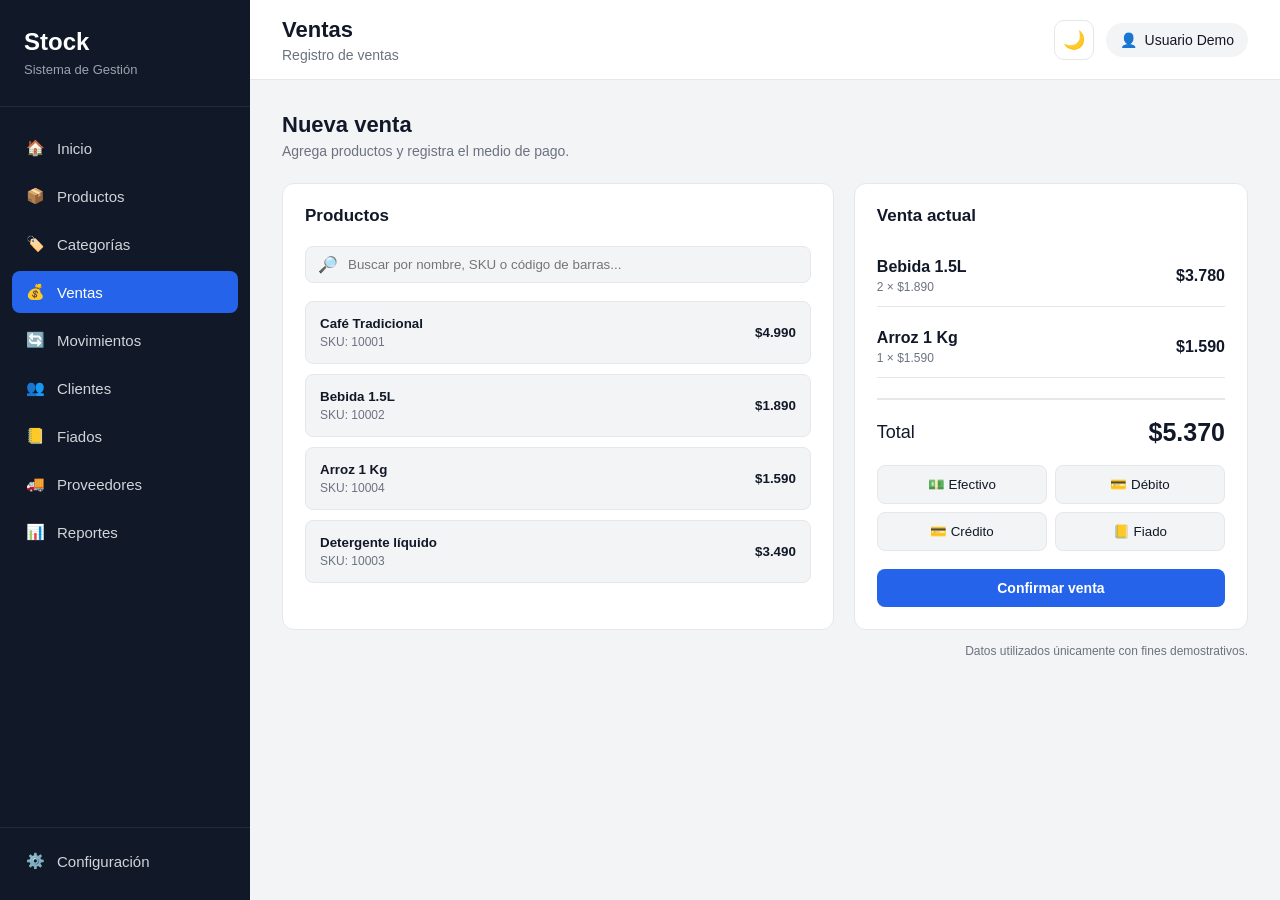
<file: pages/ventas.html>
<!DOCTYPE html>
<html lang="es">
<head>
    <meta charset="UTF-8">
    <meta name="viewport" content="width=device-width, initial-scale=1.0">

    <title>Ventas | Sistema de Stock</title>

    <link rel="stylesheet" href="../css/styles.css">
</head>

<body>

<div class="app">

    <aside class="sidebar">

        <div class="sidebar-logo">
            <h2>Stock</h2>
            <span>Sistema de Gestión</span>
        </div>

        <nav class="sidebar-menu">

            <a href="../index.html" class="menu-item">
                <span>🏠</span>
                Inicio
            </a>

            <a href="productos.html" class="menu-item">
                <span>📦</span>
                Productos
            </a>

            <a href="categorias.html" class="menu-item">
                <span>🏷️</span>
                Categorías
            </a>

            <a href="ventas.html" class="menu-item active">
                <span>💰</span>
                Ventas
            </a>

            <a href="movimientos.html" class="menu-item">
                <span>🔄</span>
                Movimientos
            </a>

            <a href="clientes.html" class="menu-item">
                <span>👥</span>
                Clientes
            </a>

            <a href="fiados.html" class="menu-item">
                <span>📒</span>
                Fiados
            </a>

            <a href="proveedores.html" class="menu-item">
                <span>🚚</span>
                Proveedores
            </a>

            <a href="reportes.html" class="menu-item">
                <span>📊</span>
                Reportes
            </a>

        </nav>

        <div class="sidebar-footer">

            <a href="configuracion.html" class="menu-item">
                <span>⚙️</span>
                Configuración
            </a>

        </div>

    </aside>


    <main class="main-content">

        <header class="topbar">

            
            <div>
                <h1>Ventas</h1>
                <p>Registro de ventas</p>
            </div>

            <div class="topbar-actions">

                <button id="theme-toggle"
                        class="theme-toggle"
                        title="Cambiar tema">
                    🌙
                </button>

                <div class="demo-user">
                    <span>👤</span>
                    Usuario Demo
                </div>

            </div>

        </header>


        <section class="page-content">
            <div class="page-header">
                <div>
                    <h2>Nueva venta</h2>
                    <p>
                        Agrega productos y registra el medio de pago.
                    </p>
                </div>
            </div>


            <div class="sales-layout">

                <!-- PRODUCTOS -->
                <div class="panel">
                    <div class="panel-header">
                        <h3>Productos</h3>
                    </div>

                    <div class="search-box sale-search">
                        <span>🔎</span>
                        <input
                            type="text"
                            placeholder="Buscar por nombre, SKU o código de barras...">
                    </div>


                    <div class="sale-products">
                        <button class="sale-product">
                            <div>
                                <strong>Café Tradicional</strong>
                                <span>SKU: 10001</span>
                            </div>

                            <strong>$4.990</strong>
                        </button>

                        <button class="sale-product">
                            <div>
                                <strong>Bebida 1.5L</strong>
                                <span>SKU: 10002</span>
                            </div>

                            <strong>$1.890</strong>
                        </button>

                        <button class="sale-product">
                            <div>
                                <strong>Arroz 1 Kg</strong>
                                <span>SKU: 10004</span>
                            </div>

                            <strong>$1.590</strong>
                        </button>

                        <button class="sale-product">
                            <div>
                                <strong>Detergente líquido</strong>
                                <span>SKU: 10003</span>
                            </div>

                            <strong>$3.490</strong>
                        </button>
                    </div>
                </div>

                <!-- VENTA ACTUAL -->

                <div class="panel">
                    <div class="panel-header">
                        <h3>Venta actual</h3>
                    </div>

                    <div class="sale-cart">
                        <div class="cart-item">
                            <div>
                                <strong>Bebida 1.5L</strong>
                                <span>2 × $1.890</span>
                            </div>
                            <strong>$3.780</strong>
                        </div>
                        <div class="cart-item">
                            <div>
                                <strong>Arroz 1 Kg</strong>
                                <span>1 × $1.590</span>
                            </div>
                            <strong>$1.590</strong>
                        </div>
                    </div>

                    <div class="sale-total">
                        <span>Total</span>
                        <strong>$5.370</strong>
                    </div>

                    <div class="payment-options">
                        
                        <button class="payment-option" data-payment="efectivo">
                            💵 Efectivo
                        </button>
                        <button class="payment-option" data-payment="debito">
                            💳 Débito
                        </button>
                        <button class="payment-option" data-payment="credito">
                            💳 Crédito
                        </button>
                        <button class="payment-option" data-payment="fiado">
                            📒 Fiado
                        </button>

                    </div>

                    <div id="payment-details" class="payment-details"></div>

                    <button class="primary-button confirm-sale">
                        Confirmar venta
                    </button>
                </div>
            </div>

            <p class="demo-note">
                Datos utilizados únicamente con fines demostrativos.
            </p>
        </section>
    </main>

</div>

<script src="../js/app.js"></script>

</body>
</html>
</file>
<file: css/styles.css>
/* ==============================
   CONFIGURACIÓN GENERAL
================================= */

* {
    margin: 0;
    padding: 0;
    box-sizing: border-box;
}

:root {
    --sidebar-bg: #111827;
    --sidebar-hover: #1f2937;
    --sidebar-active: #2563eb;

    --background: #f3f4f6;
    --surface: #ffffff;

    --text-primary: #111827;
    --text-secondary: #6b7280;

    --border: #e5e7eb;

    --primary: #2563eb;
    --primary-hover: #1d4ed8;

    --radius: 12px;
}

body {
    font-family: Arial, Helvetica, sans-serif;
    background: var(--background);
    color: var(--text-primary);
}

button,
a {
    font-family: inherit;
}

a {
    text-decoration: none;
}


/* ==============================
   ESTRUCTURA PRINCIPAL
================================= */

.app {
    display: flex;
    min-height: 100vh;
}


/* ==============================
   SIDEBAR
================================= */

.sidebar {
    width: 250px;
    min-height: 100vh;

    background: var(--sidebar-bg);
    color: white;

    display: flex;
    flex-direction: column;

    position: fixed;
    top: 0;
    left: 0;
}

.sidebar-logo {
    padding: 28px 24px;
    border-bottom: 1px solid rgba(255,255,255,0.08);
}

.sidebar-logo h2 {
    font-size: 24px;
    margin-bottom: 4px;
}

.sidebar-logo span {
    font-size: 13px;
    color: #9ca3af;
}


/* ==============================
   MENÚ
================================= */

.sidebar-menu {
    padding: 20px 12px;
    flex: 1;
}

.menu-item {
    display: flex;
    align-items: center;
    gap: 12px;

    color: #d1d5db;

    padding: 12px 14px;
    margin-bottom: 6px;

    border-radius: 8px;

    font-size: 15px;

    transition: 0.2s ease;
}

.menu-item:hover {
    background: var(--sidebar-hover);
    color: white;
}

.menu-item.active {
    background: var(--sidebar-active);
    color: white;
}

.sidebar-footer {
    padding: 12px;
    border-top: 1px solid rgba(255,255,255,0.08);
}


/* ==============================
   CONTENIDO PRINCIPAL
================================= */

.main-content {
    margin-left: 250px;
    width: calc(100% - 250px);
    min-height: 100vh;
}


/* ==============================
   TOPBAR
================================= */

.topbar {
    background: var(--surface);

    min-height: 80px;

    display: flex;
    align-items: center;
    justify-content: space-between;

    padding: 16px 32px;

    border-bottom: 1px solid var(--border);
}

.topbar h1 {
    font-size: 22px;
    margin-bottom: 4px;
}

.topbar p {
    color: var(--text-secondary);
    font-size: 14px;
}

.demo-user {
    display: flex;
    align-items: center;
    gap: 8px;

    padding: 9px 14px;

    background: var(--background);

    border-radius: 20px;

    font-size: 14px;
}


/* ==============================
   DASHBOARD
================================= */

.dashboard {
    padding: 32px;
}

.welcome {
    margin-bottom: 28px;
}

.welcome h2 {
    font-size: 24px;
    margin-bottom: 6px;
}

.welcome p {
    color: var(--text-secondary);
    font-size: 15px;
}


/* ==============================
   TARJETAS ESTADÍSTICAS
================================= */

.stats {
    display: grid;

    grid-template-columns:
        repeat(4, minmax(180px, 1fr));

    gap: 20px;

    margin-bottom: 28px;
}

.stat-card {
    background: var(--surface);

    border: 1px solid var(--border);

    border-radius: var(--radius);

    padding: 22px;

    display: flex;
    align-items: center;

    gap: 16px;

    transition: 0.2s ease;
}

.stat-card:hover {
    transform: translateY(-2px);

    box-shadow:
        0 8px 20px rgba(0,0,0,0.06);
}

.stat-icon {
    width: 48px;
    height: 48px;

    display: flex;
    align-items: center;
    justify-content: center;

    background: #eff6ff;

    border-radius: 10px;

    font-size: 23px;
}

.stat-card p {
    color: var(--text-secondary);

    font-size: 13px;

    margin-bottom: 5px;
}

.stat-card h3 {
    font-size: 25px;
}


/* ==============================
   PANELES
================================= */

.dashboard-grid {
    display: grid;

    grid-template-columns:
        2fr 1fr;

    gap: 20px;
}

.panel {
    background: var(--surface);

    border: 1px solid var(--border);

    border-radius: var(--radius);

    padding: 22px;

    min-height: 220px;
}

.panel-header {
    display: flex;
    justify-content: space-between;
    align-items: center;

    margin-bottom: 20px;
}

.panel-header h3 {
    font-size: 17px;
}

.panel-header button {
    border: none;

    background: transparent;

    color: var(--primary);

    cursor: pointer;

    font-size: 14px;
}

.panel-header button:hover {
    color: var(--primary-hover);
}

.placeholder {
    color: var(--text-secondary);

    font-size: 14px;

    line-height: 1.6;

    padding: 30px;

    text-align: center;

    border: 2px dashed var(--border);

    border-radius: 8px;
}

/* ==============================
   MODO OSCURO
================================= */

body.dark-mode {
    --background: #0f172a;
    --surface: #1e293b;

    --text-primary: #f8fafc;
    --text-secondary: #94a3b8;

    --border: #334155;

    --sidebar-bg: #020617;
    --sidebar-hover: #1e293b;
    --sidebar-active: #2563eb;
}

/* ==============================
   ACCIONES TOPBAR
================================= */

.topbar-actions {
    display: flex;
    align-items: center;
    gap: 12px;
}

.theme-toggle {
    width: 40px;
    height: 40px;

    display: flex;
    align-items: center;
    justify-content: center;

    border: 1px solid var(--border);
    border-radius: 10px;

    background: var(--surface);
    color: var(--text-primary);

    font-size: 18px;

    cursor: pointer;

    transition: 0.2s ease;
}

.theme-toggle:hover {
    background: var(--background);
    transform: translateY(-1px);
}


/* Transición entre temas */

body,
.topbar,
.stat-card,
.panel,
.demo-user,
.theme-toggle {
    transition:
        background-color 0.25s ease,
        color 0.25s ease,
        border-color 0.25s ease;
}


/* Ajustes específicos modo oscuro */

body.dark-mode .stat-icon {
    background: #334155;
}

body.dark-mode .demo-user {
    background: #334155;
}

body.dark-mode .placeholder {
    background: rgba(15, 23, 42, 0.25);
}

/* ==============================
   RESPONSIVE
================================= */

@media (max-width: 1100px) {

    .stats {
        grid-template-columns:
            repeat(2, 1fr);
    }

}

@media (max-width: 750px) {

    .sidebar {
        width: 75px;
    }

    .sidebar-logo span,
    .menu-item:not(.active) {
        font-size: 0;
    }

    .sidebar-logo h2 {
        font-size: 16px;
    }

    .main-content {
        margin-left: 75px;
        width: calc(100% - 75px);
    }

    .stats {
        grid-template-columns: 1fr;
    }

    .dashboard-grid {
        grid-template-columns: 1fr;
    }

    .dashboard {
        padding: 20px;
    }

    .topbar {
        padding: 16px 20px;
    }
}

/* ==============================
   CONTENIDO DE PÁGINAS
================================= */

.page-content {
    padding: 32px;
}

.page-header {
    display: flex;
    justify-content: space-between;
    align-items: center;
    gap: 20px;

    margin-bottom: 24px;
}

.page-header h2 {
    font-size: 22px;
    margin-bottom: 5px;
}

.page-header p {
    color: var(--text-secondary);
    font-size: 14px;
}


/* ==============================
   BOTONES
================================= */

.primary-button {
    background: var(--primary);
    color: white;

    border: none;
    border-radius: 8px;

    padding: 11px 18px;

    font-size: 14px;
    font-weight: 600;

    cursor: pointer;

    transition: 0.2s ease;
}

.primary-button:hover {
    background: var(--primary-hover);
}


/* ==============================
   BÚSQUEDA Y FILTROS
================================= */

.toolbar {
    display: flex;
    gap: 12px;
    flex-wrap: wrap;

    background: var(--surface);

    border: 1px solid var(--border);
    border-radius: var(--radius);

    padding: 16px;

    margin-bottom: 18px;
}

.search-box {
    flex: 1;

    min-width: 240px;

    display: flex;
    align-items: center;

    gap: 10px;

    border: 1px solid var(--border);
    border-radius: 8px;

    padding: 0 12px;

    background: var(--background);
}

.search-box input {
    width: 100%;

    border: none;
    outline: none;

    background: transparent;
    color: var(--text-primary);

    padding: 10px 0;
}

.toolbar select {
    border: 1px solid var(--border);
    border-radius: 8px;

    padding: 10px 12px;

    background: var(--background);
    color: var(--text-primary);

    outline: none;
}


/* ==============================
   TABLAS
================================= */

.table-container {
    background: var(--surface);

    border: 1px solid var(--border);
    border-radius: var(--radius);

    overflow-x: auto;
}

.data-table {
    width: 100%;

    border-collapse: collapse;

    min-width: 750px;
}

.data-table th {
    text-align: left;

    padding: 14px 18px;

    color: var(--text-secondary);

    font-size: 12px;
    font-weight: 600;

    border-bottom: 1px solid var(--border);
}

.data-table td {
    padding: 16px 18px;

    font-size: 14px;

    border-bottom: 1px solid var(--border);
}

.data-table tbody tr:last-child td {
    border-bottom: none;
}

.data-table tbody tr:hover {
    background: var(--background);
}


/* ==============================
   ESTADOS
================================= */

.status {
    display: inline-block;

    padding: 5px 9px;

    border-radius: 20px;

    font-size: 12px;
    font-weight: 600;
}

.status.normal {
    background: #dcfce7;
    color: #166534;
}

.status.warning {
    background: #fef3c7;
    color: #92400e;
}

.status.danger {
    background: #fee2e2;
    color: #991b1b;
}


/* ==============================
   ACCIONES TABLA
================================= */

.table-action {
    border: none;

    background: transparent;
    color: var(--text-primary);

    cursor: pointer;

    font-size: 20px;

    padding: 4px 8px;

    border-radius: 6px;
}

.table-action:hover {
    background: var(--background);
}


/* ==============================
   INDICADOR DEMO
================================= */

.demo-note {
    margin-top: 14px;

    text-align: right;

    color: var(--text-secondary);

    font-size: 12px;
}


/* ==============================
   RESPONSIVE PÁGINAS
================================= */

@media (max-width: 750px) {

    .page-content {
        padding: 20px;
    }

    .page-header {
        align-items: flex-start;
        flex-direction: column;
    }

}

/* ==============================
   VENTAS
================================= */

.sales-layout {
    display: grid;

    grid-template-columns:
        minmax(0, 1.4fr)
        minmax(320px, 1fr);

    gap: 20px;
}

.sale-search {
    margin-bottom: 18px;
}

.sale-products {
    display: flex;
    flex-direction: column;

    gap: 10px;
}

.sale-product {
    width: 100%;

    display: flex;
    justify-content: space-between;
    align-items: center;

    padding: 14px;

    border: 1px solid var(--border);
    border-radius: 8px;

    background: var(--background);
    color: var(--text-primary);

    cursor: pointer;

    text-align: left;

    transition: 0.2s ease;
}

.sale-product:hover {
    border-color: var(--primary);
    transform: translateY(-1px);
}

.sale-product div {
    display: flex;
    flex-direction: column;

    gap: 4px;
}

.sale-product span {
    color: var(--text-secondary);
    font-size: 12px;
}


/* CARRITO */

.sale-cart {
    display: flex;
    flex-direction: column;

    gap: 10px;

    margin-bottom: 20px;
}

.cart-item {
    display: flex;
    justify-content: space-between;
    align-items: center;

    padding: 12px 0;

    border-bottom: 1px solid var(--border);
}

.cart-item div {
    display: flex;
    flex-direction: column;

    gap: 4px;
}

.cart-item span {
    color: var(--text-secondary);
    font-size: 12px;
}


/* TOTAL */

.sale-total {
    display: flex;
    justify-content: space-between;
    align-items: center;

    padding: 18px 0;

    border-top: 2px solid var(--border);

    font-size: 18px;
}

.sale-total strong {
    font-size: 25px;
}


/* MEDIOS DE PAGO */

.payment-section {
    margin-top: 10px;
}

.payment-section label {
    display: block;

    margin-bottom: 10px;

    color: var(--text-secondary);

    font-size: 13px;
}

.payment-options {
    display: grid;

    grid-template-columns:
        repeat(2, 1fr);

    gap: 8px;

    margin-bottom: 18px;
}

.payment-options button {
    padding: 11px;

    border: 1px solid var(--border);
    border-radius: 8px;

    background: var(--background);
    color: var(--text-primary);

    cursor: pointer;

    transition: 0.2s ease;
}

.payment-options button:hover {
    border-color: var(--primary);
    background: var(--surface);
}

.confirm-sale {
    width: 100%;
}


/* RESPONSIVE */

@media (max-width: 900px) {

    .sales-layout {
        grid-template-columns: 1fr;
    }

}
/* ==============================
   FIADOS
================================= */

.debt-summary {
    display: grid;

    grid-template-columns:
        repeat(2, minmax(200px, 280px));

    gap: 16px;

    margin-bottom: 20px;
}


.fiado-layout {
    display: grid;

    grid-template-columns:
        minmax(280px, 0.8fr)
        minmax(450px, 1.5fr);

    gap: 20px;
}


.fiado-search {
    margin-bottom: 16px;
}


/* CLIENTES */

.debt-client {
    display: flex;
    justify-content: space-between;
    align-items: center;

    padding: 14px;

    margin-bottom: 8px;

    border: 1px solid var(--border);
    border-radius: 8px;

    background: var(--background);

    cursor: pointer;

    transition: 0.2s ease;
}

.debt-client:hover {
    border-color: var(--primary);
}

.debt-client div {
    display: flex;
    flex-direction: column;

    gap: 4px;
}

.debt-client span {
    color: var(--text-secondary);

    font-size: 12px;
}

.active-client {
    border-color: var(--primary);
}


/* DETALLE DE DEUDA */

.client-debt-header {
    display: flex;
    justify-content: space-between;
    align-items: flex-start;

    padding-bottom: 18px;

    border-bottom: 1px solid var(--border);
}

.client-code {
    color: var(--text-secondary);

    font-size: 12px;
}

.client-debt-header h3 {
    margin-top: 4px;
}


.current-debt {
    display: flex;
    flex-direction: column;

    text-align: right;

    gap: 4px;
}

.current-debt span {
    color: var(--text-secondary);

    font-size: 12px;
}

.current-debt strong {
    font-size: 22px;
}


/* HISTORIAL */

.debt-history {
    margin-top: 20px;
}

.history-header,
.history-row {
    display: grid;

    grid-template-columns:
        130px 1fr 110px;

    gap: 12px;

    padding: 12px 8px;
}

.history-header {
    color: var(--text-secondary);

    font-size: 12px;

    border-bottom: 1px solid var(--border);
}

.history-row {
    font-size: 14px;

    border-bottom: 1px solid var(--border);
}

.history-row strong {
    text-align: right;
}


.debt-add {
    color: #dc2626;
}

.debt-payment {
    color: #16a34a;
}


.debt-button {
    margin-top: 20px;

    width: 100%;
}


/* RESPONSIVE */

@media (max-width: 900px) {

    .fiado-layout {
        grid-template-columns: 1fr;
    }

    .debt-summary {
        grid-template-columns: 1fr;
    }

}
/* ==============================
   REPORTES
================================= */

.reports-grid {
    display: grid;

    grid-template-columns:
        repeat(2, minmax(300px, 1fr));

    gap: 20px;
}


.report-card {
    display: flex;
    flex-direction: column;

    gap: 16px;

    padding: 22px;

    background: var(--surface);

    border: 1px solid var(--border);
    border-radius: 10px;

    transition: 0.2s ease;
}


.report-card:hover {
    transform: translateY(-2px);

    box-shadow:
        0 6px 18px rgba(0, 0, 0, 0.08);
}


.report-icon {
    display: flex;
    align-items: center;
    justify-content: center;

    width: 48px;
    height: 48px;

    border-radius: 10px;

    background: var(--background);

    font-size: 24px;
}


.report-info {
    flex: 1;
}


.report-info h3 {
    margin-bottom: 8px;
}


.report-info p {
    color: var(--text-secondary);

    margin-bottom: 12px;

    line-height: 1.5;
}


.report-info span {
    color: var(--text-secondary);

    font-size: 12px;
}


.report-card .primary-button {
    align-self: flex-start;
}


@media (max-width: 850px) {

    .reports-grid {
        grid-template-columns: 1fr;
    }

}
/* ==============================
   INTERACCION DE VENTAS
================================= */

.payment-option {
    cursor: pointer;

    transition: 0.2s ease;
}


.payment-option.selected {
    border-color: var(--primary);

    background: var(--primary);

    color: white;
}


.payment-details {
    margin-top: 16px;
}


.payment-box {
    display: flex;
    flex-direction: column;

    gap: 10px;

    padding: 16px;

    border: 1px solid var(--border);
    border-radius: 8px;

    background: var(--background);
}


.payment-box input,
.payment-box select {
    width: 100%;

    padding: 10px 12px;

    border: 1px solid var(--border);
    border-radius: 6px;

    background: var(--surface);

    color: var(--text-primary);
}


.payment-message {
    color: var(--text-secondary);

    font-size: 13px;

    line-height: 1.5;
}


.change-result {
    display: flex;

    justify-content: space-between;

    padding-top: 10px;

    border-top: 1px solid var(--border);
}


.demo-client {
    display: flex;

    justify-content: space-between;
    align-items: center;

    padding: 12px;

    border: 1px solid var(--border);
    border-radius: 6px;

    background: var(--surface);
}


.demo-client div {
    display: flex;

    flex-direction: column;

    gap: 3px;
}


.demo-client span {
    color: var(--text-secondary);

    font-size: 12px;
}


.selected-client {
    margin-top: 8px;
}


.selected-client-card {
    display: flex;

    flex-direction: column;

    gap: 5px;

    padding: 12px;

    border-left: 4px solid var(--primary);

    background: var(--surface);

    border-radius: 6px;
}


.selected-client-card span {
    color: var(--text-secondary);

    font-size: 12px;
}
</file>
